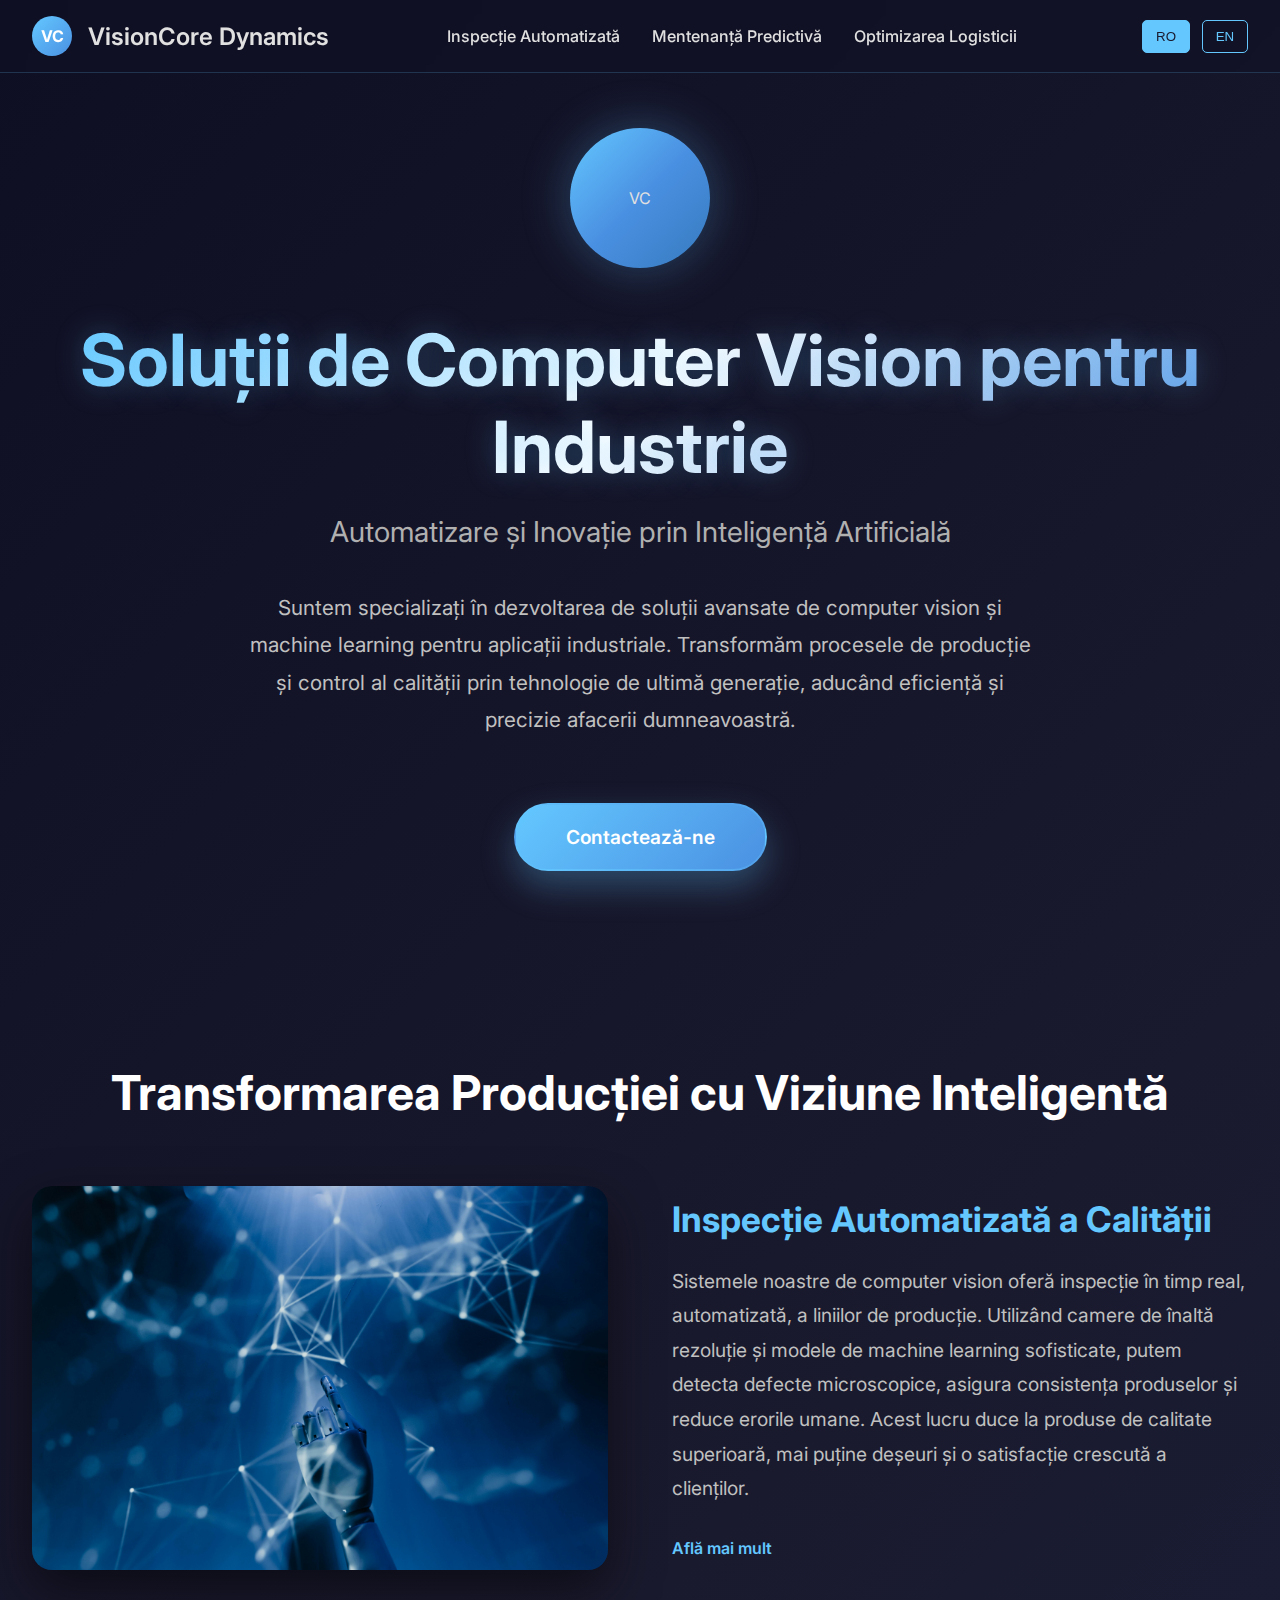
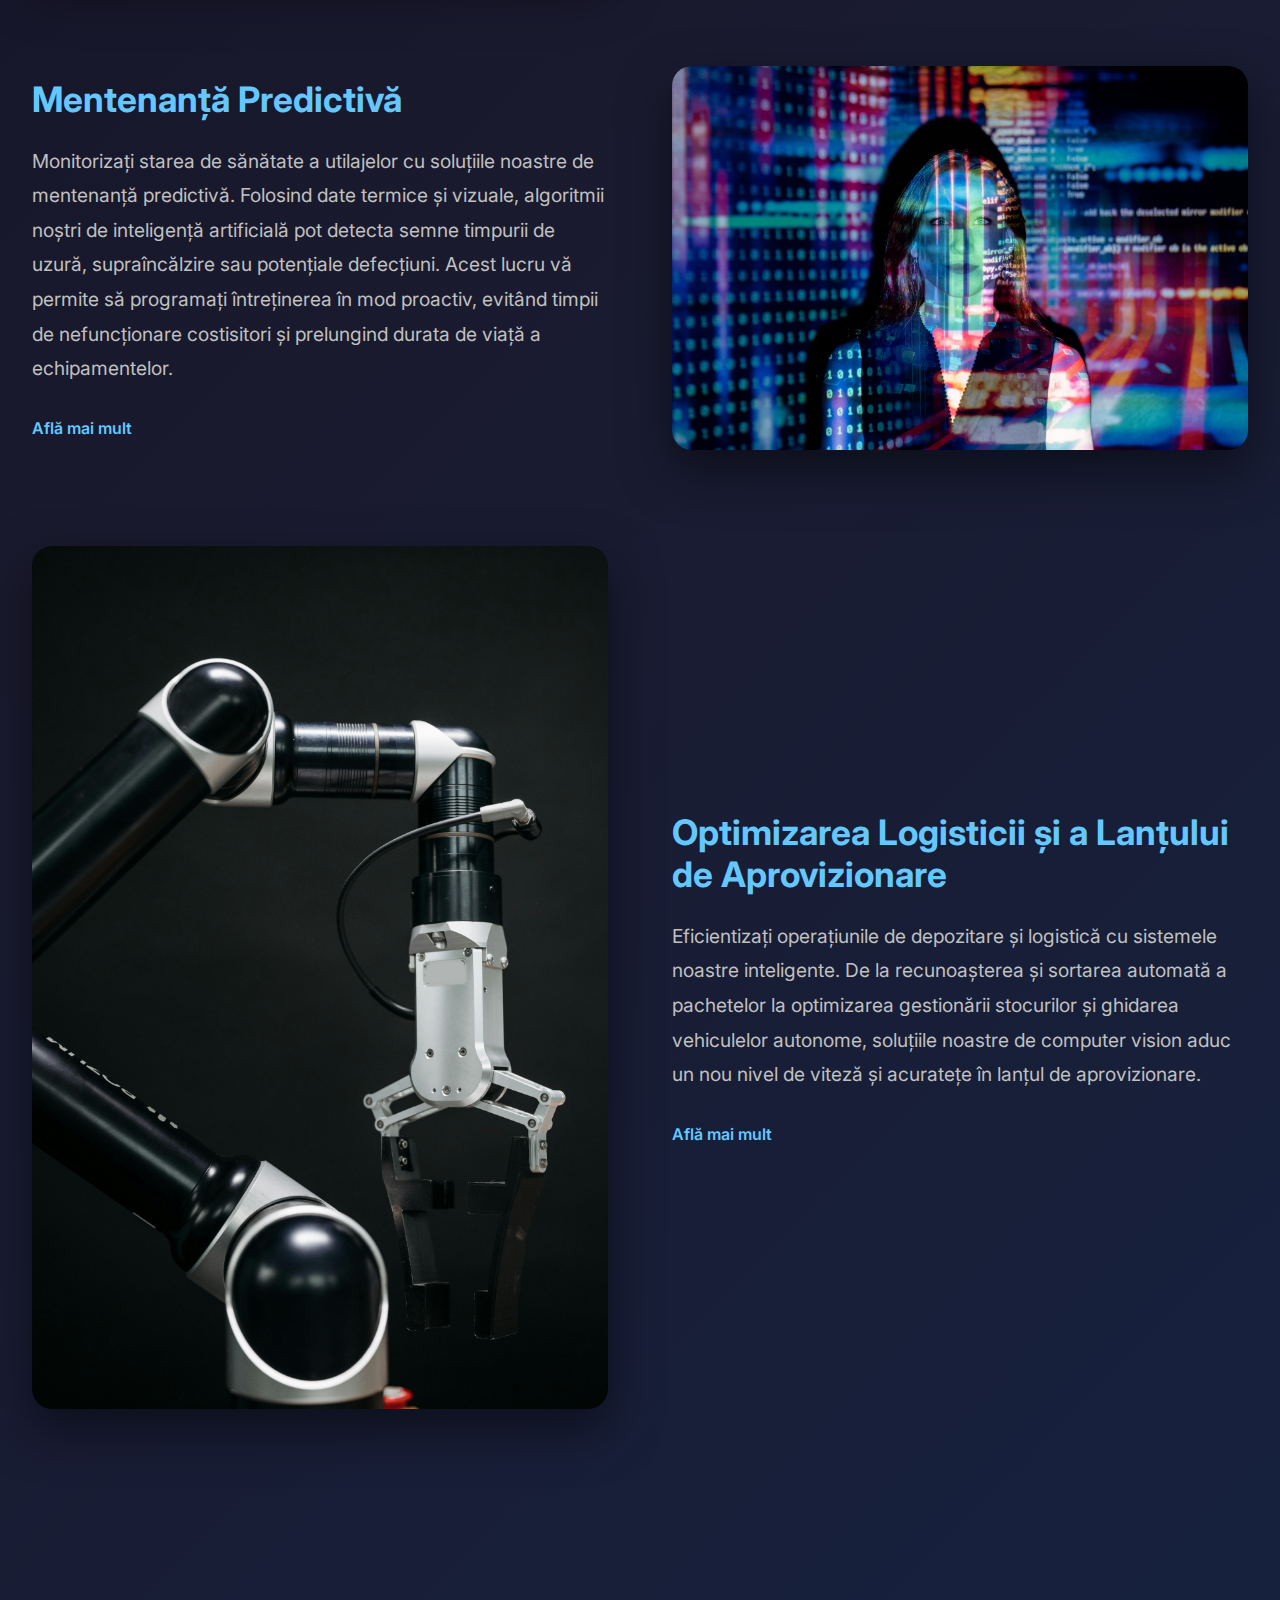
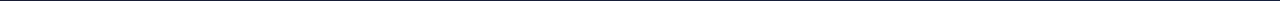
<file: index.html>
<!DOCTYPE html>
<html lang="ro">
<head>
    <meta charset="UTF-8">
    <meta name="viewport" content="width=device-width, initial-scale=1.0">
    <title>VisionCore Dynamics</title>
    <link href="https://fonts.googleapis.com/css2?family=Inter:wght@300;400;500;600;700&display=swap" rel="stylesheet">
    <link rel="stylesheet" href="style.css">
</head>
<body>
    <div class="particles" id="particles"></div>

    <header>
        <nav class="navbar">
            <div class="logo-container">
                <div class="logo-nav">VC</div>
                <span class="nav-title">VisionCore Dynamics</span>
            </div>
            <ul class="nav-links">
                 <li><a href="app1.html" data-lang-key="nav_app1">Inspecție Automatizată</a></li>
                 <li><a href="app2.html" data-lang-key="nav_app2">Mentenanță Predictivă</a></li>
                 <li><a href="app3.html" data-lang-key="nav_app3">Optimizarea Logisticii</a></li>
            </ul>
            <div class="lang-switcher">
                <button id="lang-ro" class="active">RO</button>
                <button id="lang-en">EN</button>
            </div>
        </nav>
    </header>
    
    <div class="container">
        <div class="hero">
            <div class="logo">
                <div class="logo-text">VC</div>
            </div>
            
            <h1 data-lang-key="hero_title">Soluții de Computer Vision pentru Industrie</h1>
            <p class="subtitle" data-lang-key="hero_subtitle">Automatizare și Inovație prin Inteligență Artificială</p>
            <p class="description" data-lang-key="hero_description">
                Suntem specializați în dezvoltarea de soluții avansate de computer vision și machine learning pentru aplicații industriale. Transformăm procesele de producție și control al calității prin tehnologie de ultimă generație, aducând eficiență și precizie afacerii dumneavoastră.
            </p>
            
            <a href="mailto:mari@visioncore-dynamics.com" class="contact-btn">
                <span data-lang-key="contact_button">Contactează-ne</span>
            </a>
        </div>

        <section id="applications" class="detailed-features">
            <h2 class="section-title" data-lang-key="features_title">Transformarea Producției cu Viziune Inteligentă</h2>

            <div class="feature-row">
                <div class="feature-image">
                    <img src="images/pexels-tara-winstead-8386440.jpg" alt="Inspecție Automatizată">
                </div>
                <div class="feature-text">
                    <h3 data-lang-key="feature1_title">Inspecție Automatizată a Calității</h3>
                    <p data-lang-key="feature1_desc">Sistemele noastre de computer vision oferă inspecție în timp real, automatizată, a liniilor de producție. Utilizând camere de înaltă rezoluție și modele de machine learning sofisticate, putem detecta defecte microscopice, asigura consistența produselor și reduce erorile umane. Acest lucru duce la produse de calitate superioară, mai puține deșeuri și o satisfacție crescută a clienților.</p>
                    <a href="app1.html" class="feature-link" data-lang-key="feature_learn_more">Află mai mult</a>
                </div>
            </div>

            <div class="feature-row reverse">
                <div class="feature-image">
                    <img src="images/pexels-thisisengineering-3861969.jpg" alt="Mentenanță Predictivă">
                </div>
                <div class="feature-text">
                    <h3 data-lang-key="feature2_title">Mentenanță Predictivă</h3>
                    <p data-lang-key="feature2_desc">Monitorizați starea de sănătate a utilajelor cu soluțiile noastre de mentenanță predictivă. Folosind date termice și vizuale, algoritmii noștri de inteligență artificială pot detecta semne timpurii de uzură, supraîncălzire sau potențiale defecțiuni. Acest lucru vă permite să programați întreținerea în mod proactiv, evitând timpii de nefuncționare costisitori și prelungind durata de viață a echipamentelor.</p>
                    <a href="app2.html" class="feature-link" data-lang-key="feature_learn_more">Află mai mult</a>
                </div>
            </div>

            <div class="feature-row">
                <div class="feature-image">
                    <img src="images/pexels-pavel-danilyuk-8438863.jpg" alt="Optimizarea Logisticii">
                </div>
                <div class="feature-text">
                    <h3 data-lang-key="feature3_title">Optimizarea Logisticii și a Lanțului de Aprovizionare</h3>
                    <p data-lang-key="feature3_desc">Eficientizați operațiunile de depozitare și logistică cu sistemele noastre inteligente. De la recunoașterea și sortarea automată a pachetelor la optimizarea gestionării stocurilor și ghidarea vehiculelor autonome, soluțiile noastre de computer vision aduc un nou nivel de viteză și acuratețe în lanțul de aprovizionare.</p>
                    <a href="app3.html" class="feature-link" data-lang-key="feature_learn_more">Află mai mult</a>
                </div>
            </div>
        </section>
    </div>

    <script src="script.js"></script>
</body>
</html>
</file>
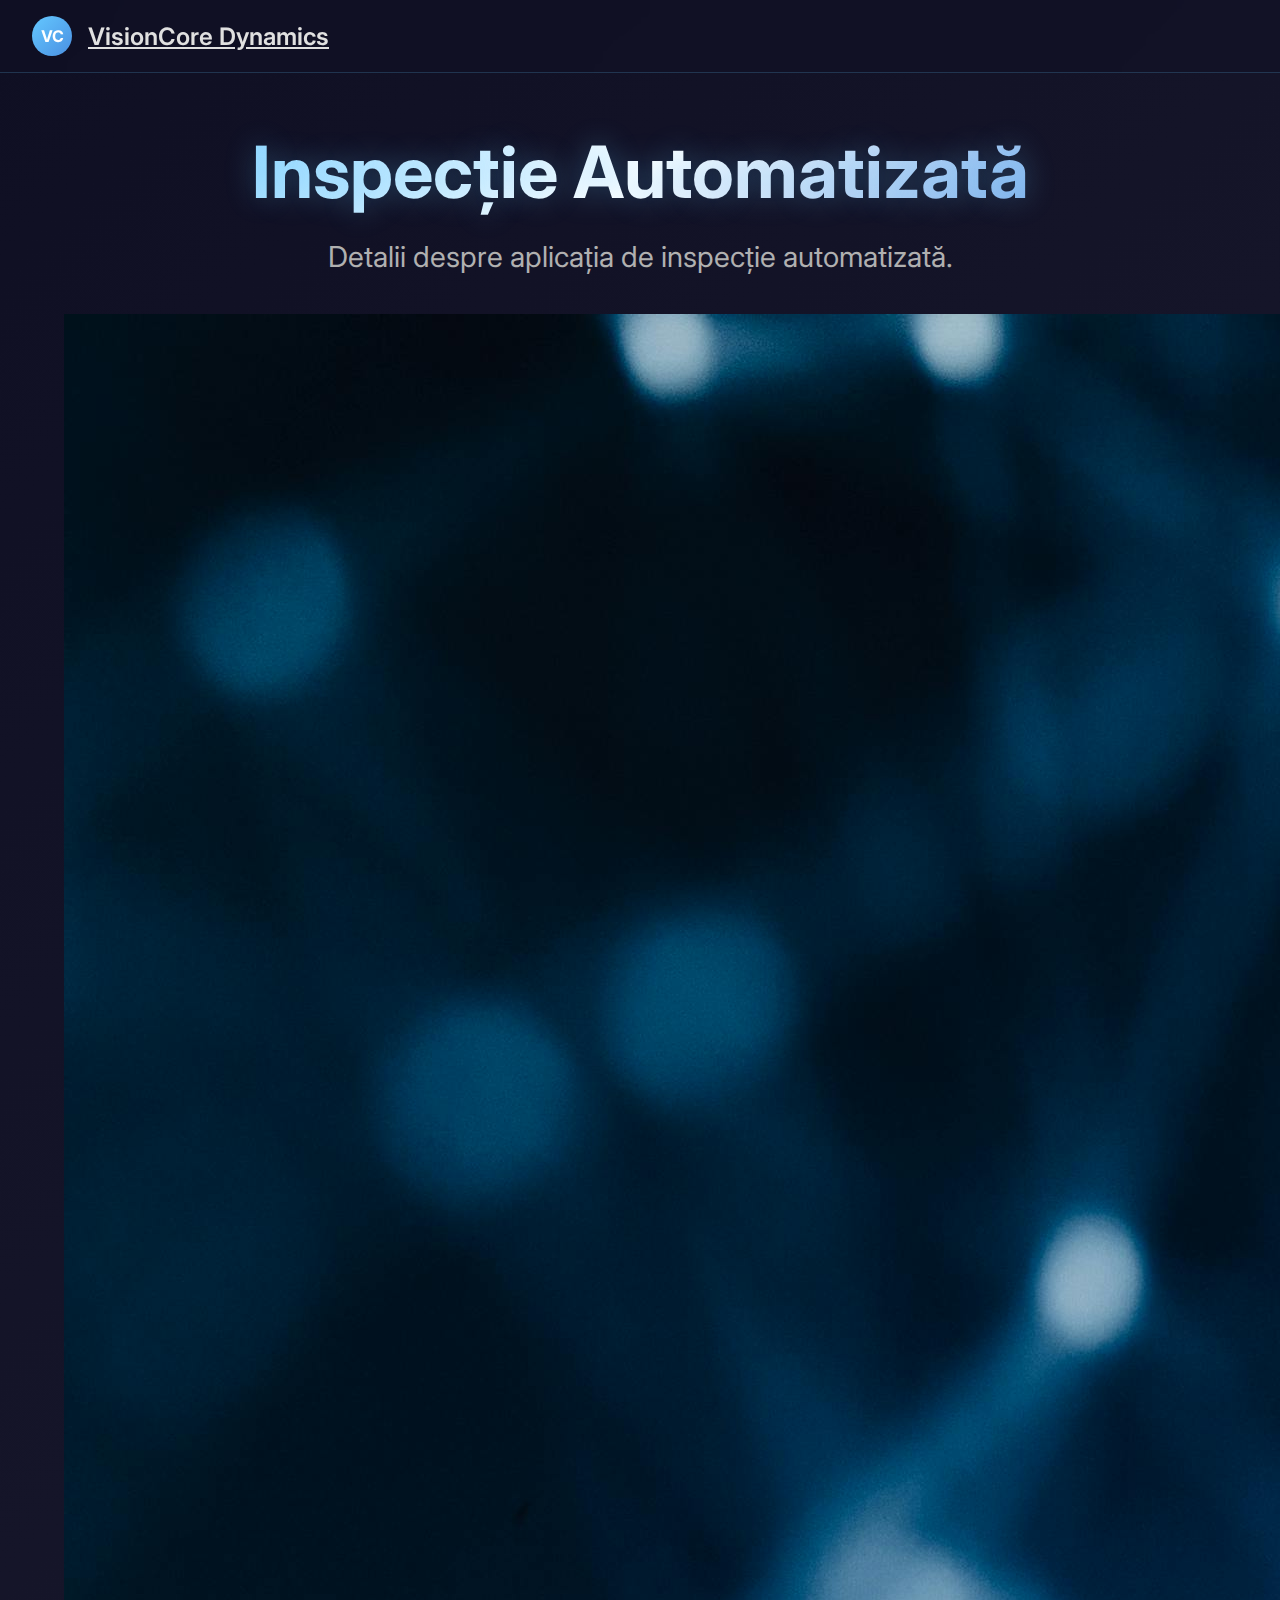
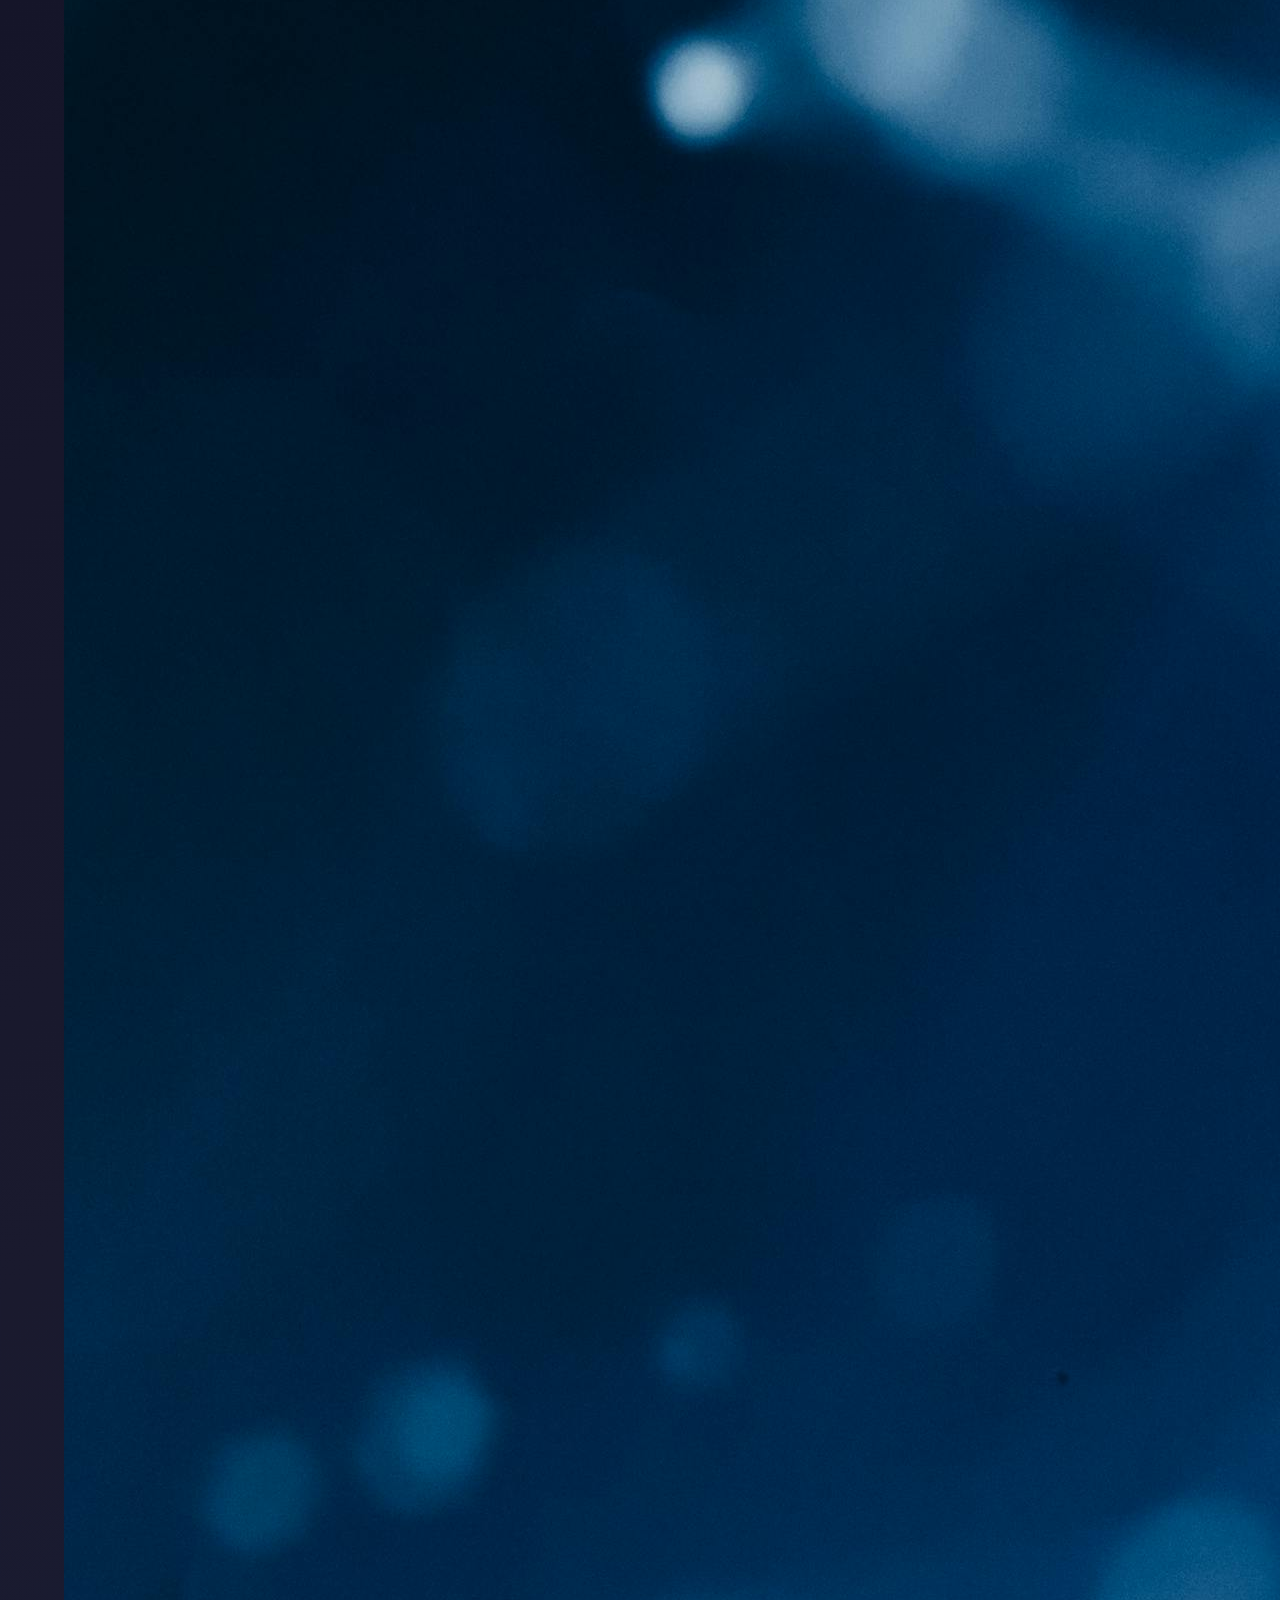
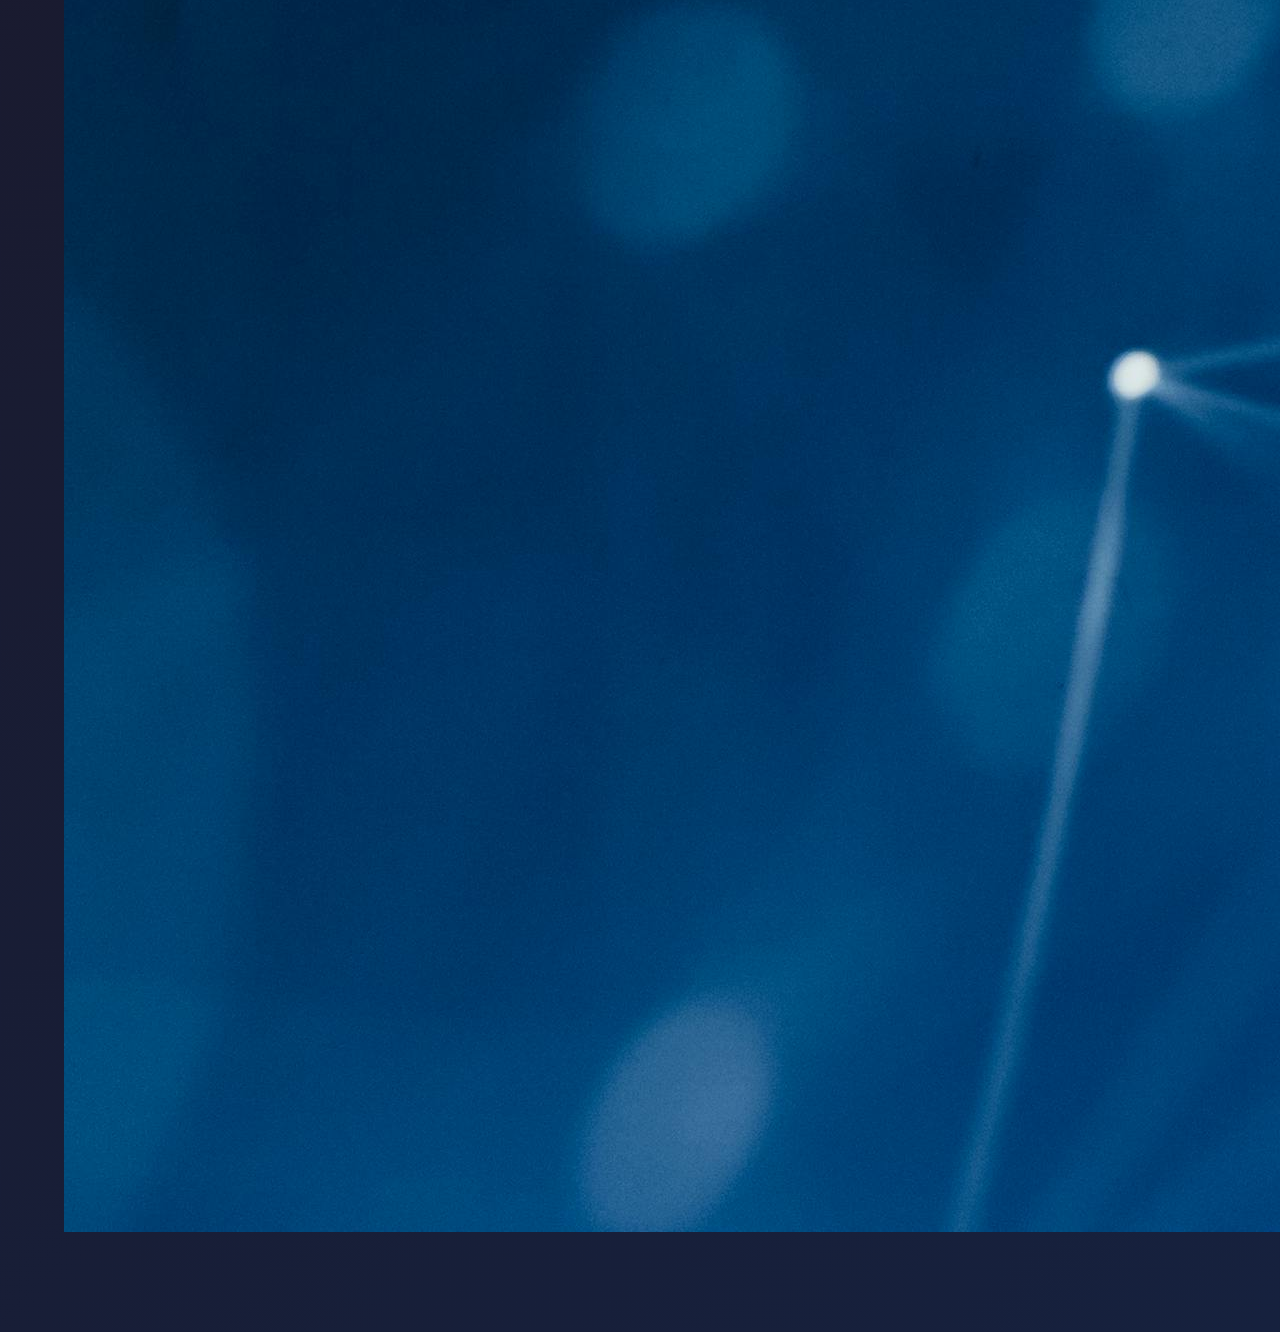
<file: app1.html>
<!DOCTYPE html>
<html lang="ro">
<head>
    <meta charset="UTF-8">
    <meta name="viewport" content="width=device-width, initial-scale=1.0">
    <title>Aplicația 1 - Inspecție Automatizată</title>
    <link href="https://fonts.googleapis.com/css2?family=Inter:wght@300;400;500;600;700&display=swap" rel="stylesheet">
    <link rel="stylesheet" href="style.css">
</head>
<body>
    <header>
        <nav class="navbar">
            <div class="logo-container">
                <div class="logo-nav">VC</div>
                <a href="index.html" class="nav-title">VisionCore Dynamics</a>
            </div>
        </nav>
    </header>
    <div class="container">
        <div class="hero">
            <h1>Inspecție Automatizată</h1>
            <p class="subtitle">Detalii despre aplicația de inspecție automatizată.</p>
            <div class="image-card-full">
                <img src="images/pexels-tara-winstead-8386440.jpg" alt="Inspecție Automatizată">
            </div>
        </div>
    </div>
</body>
</html>
</file>
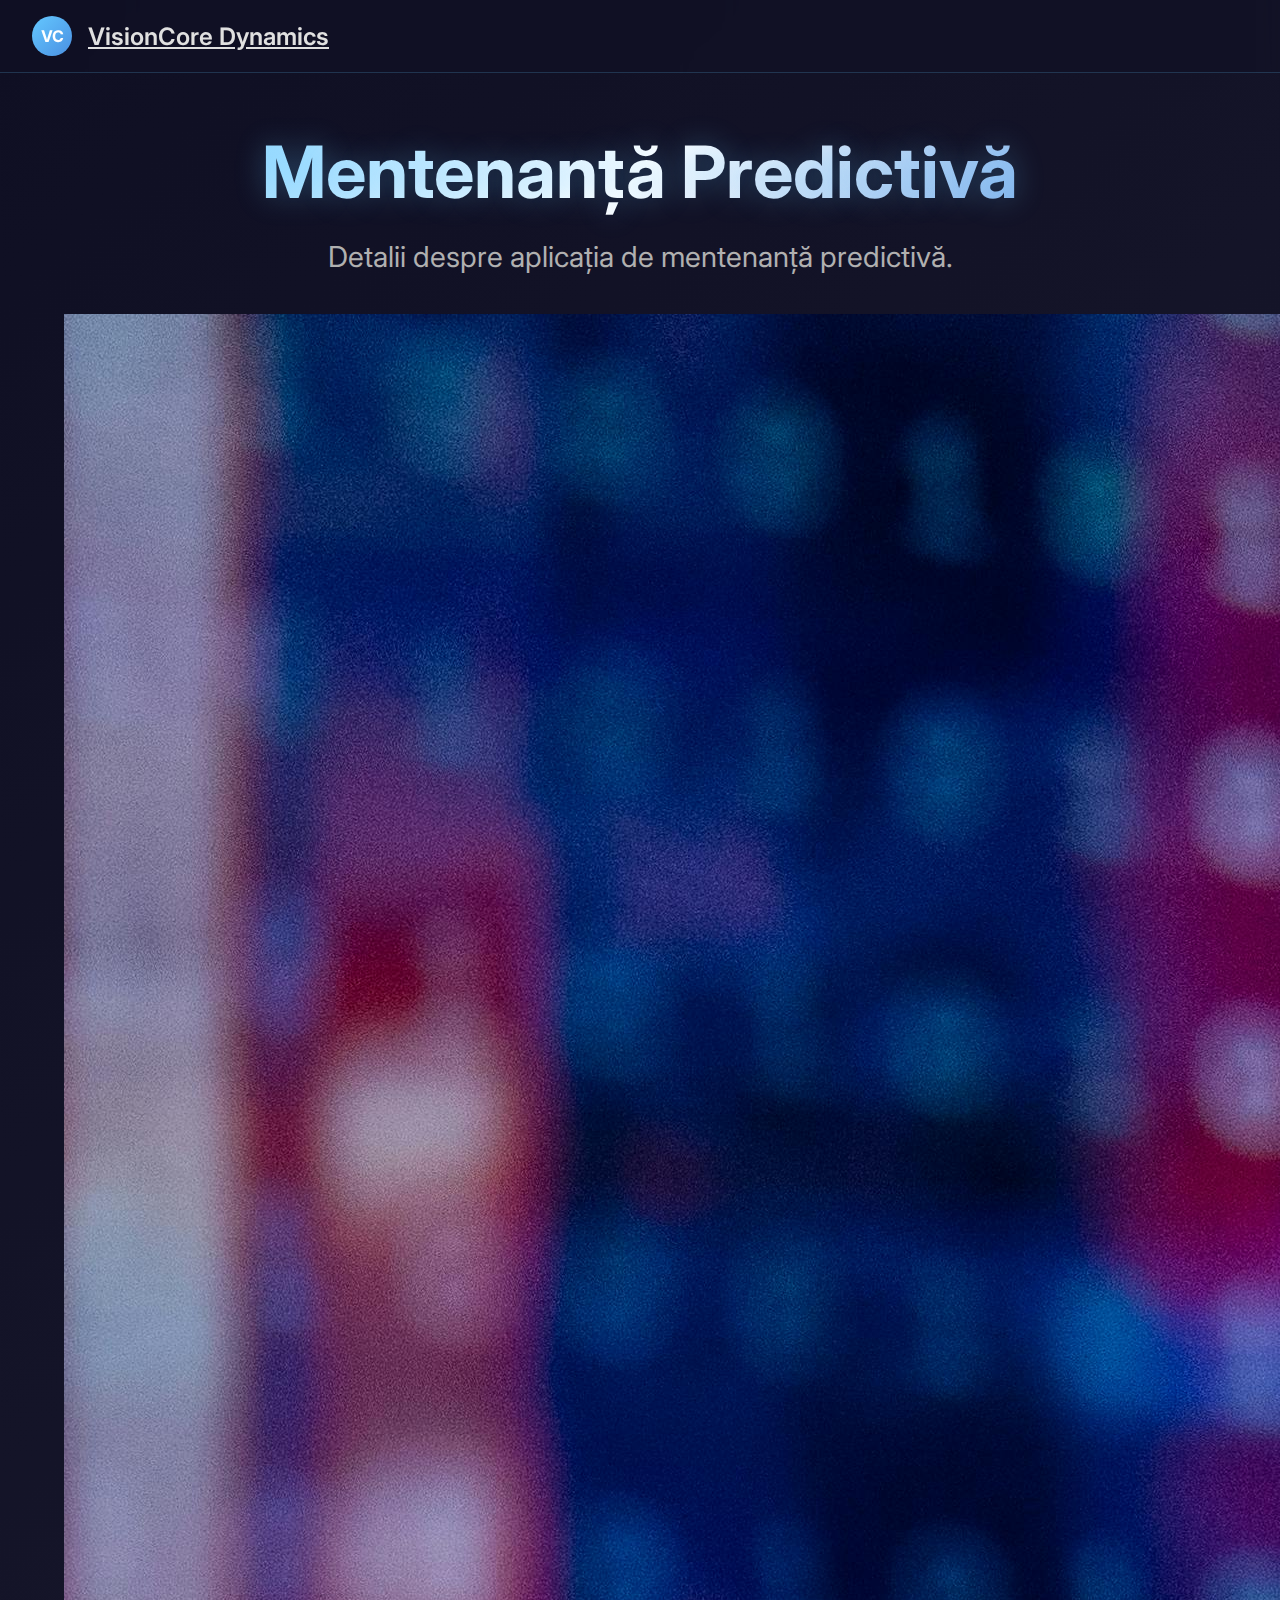
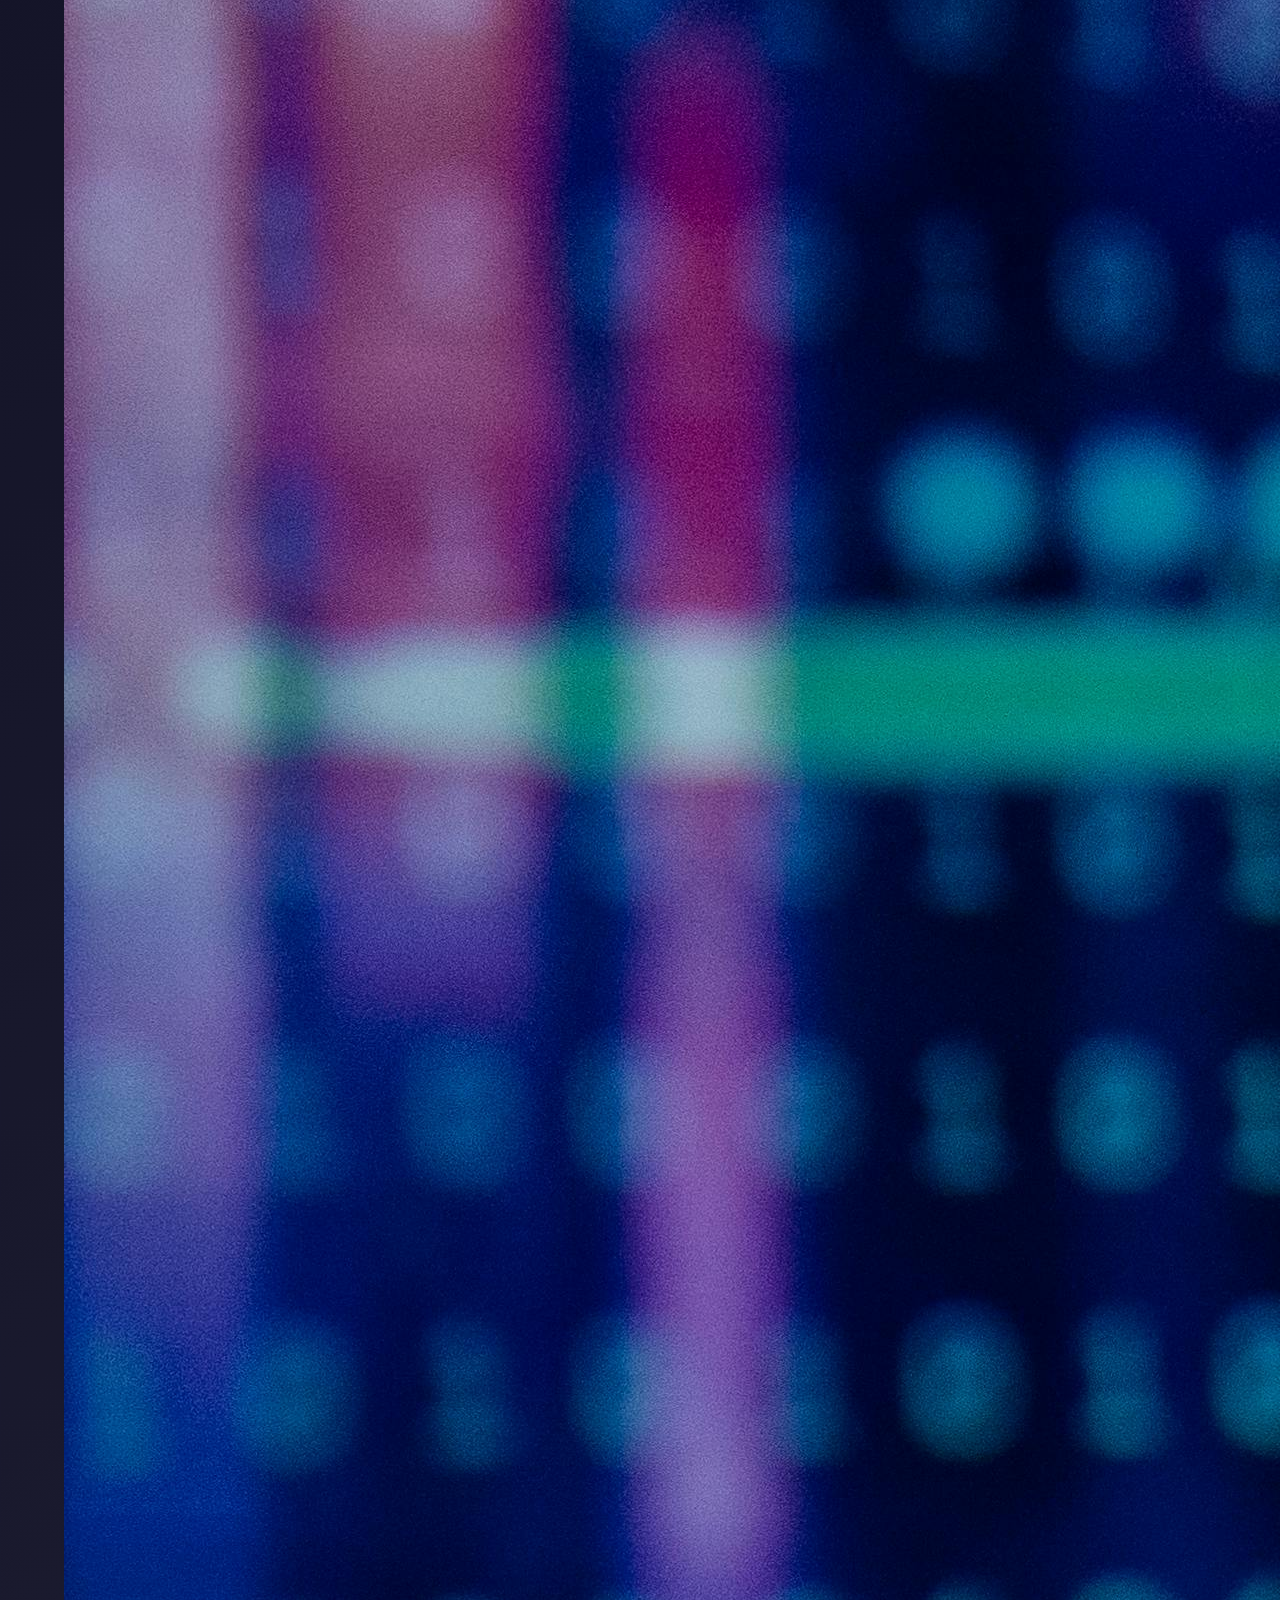
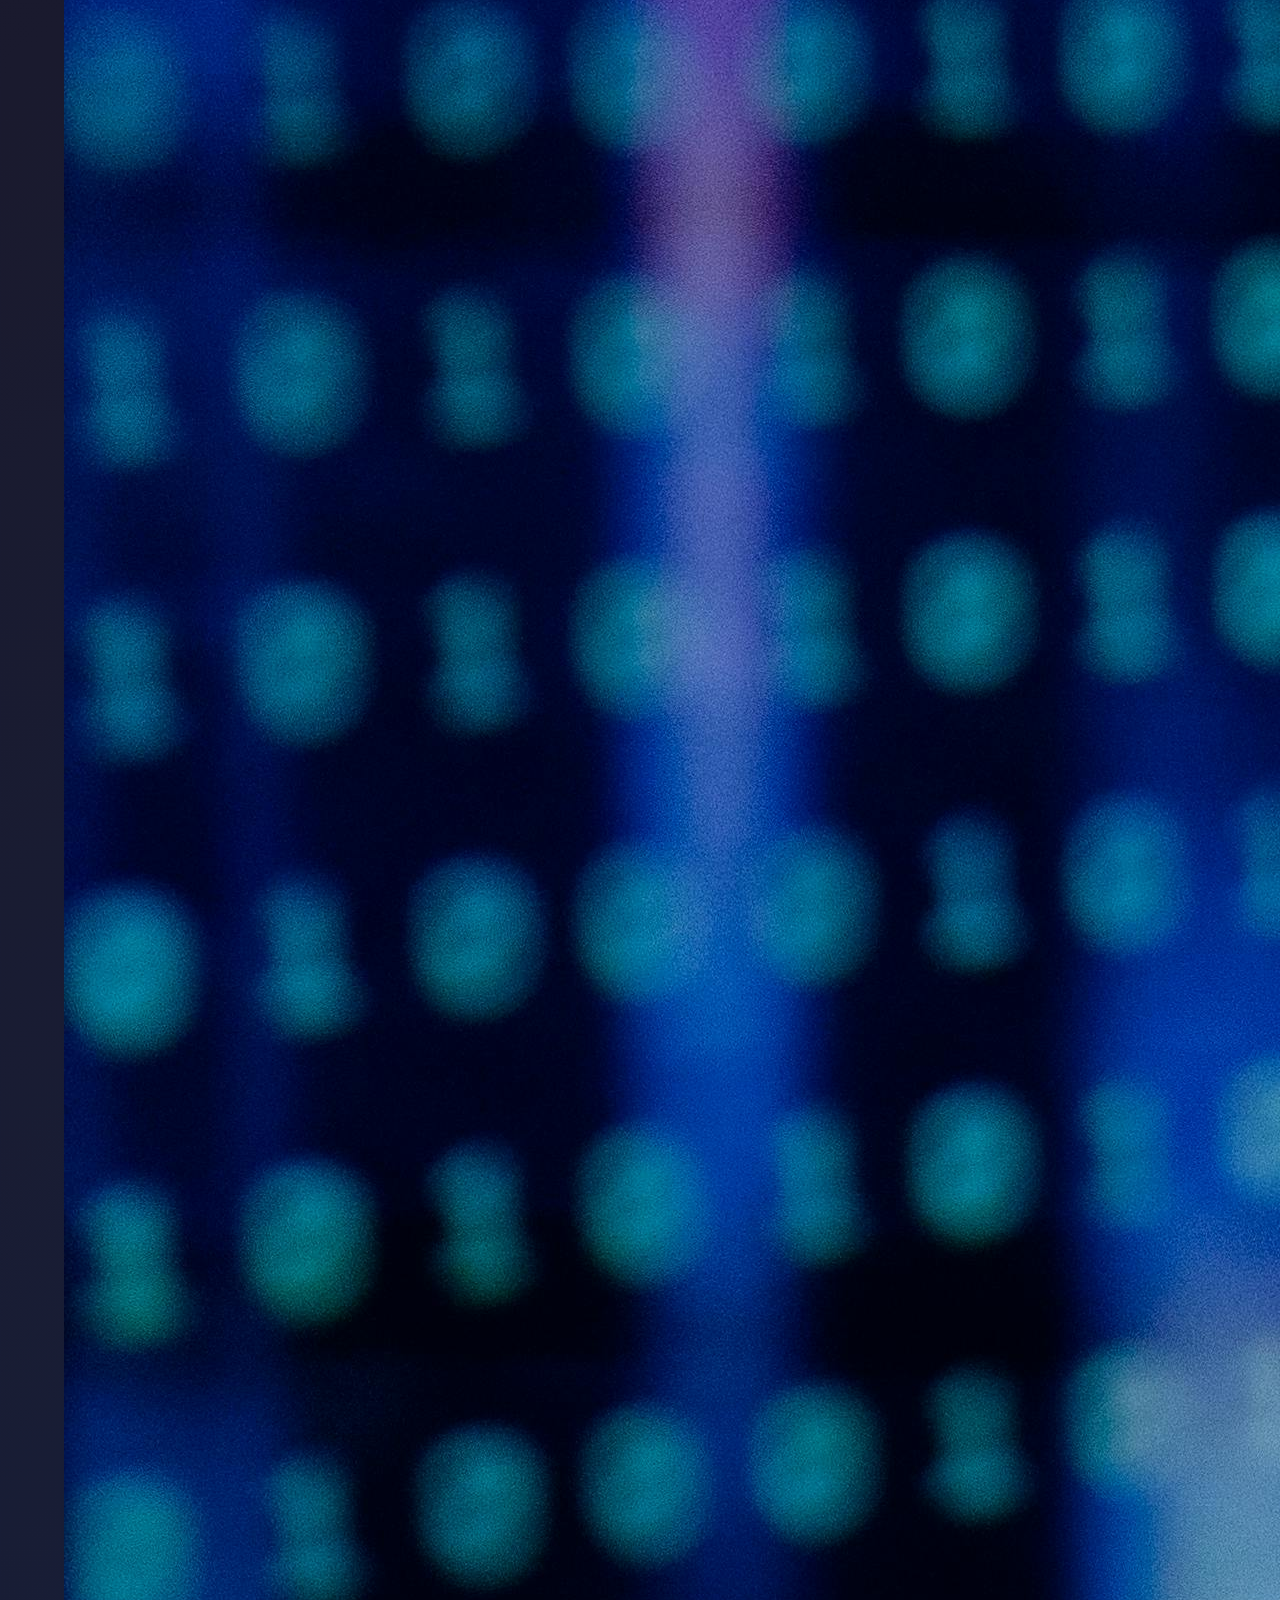
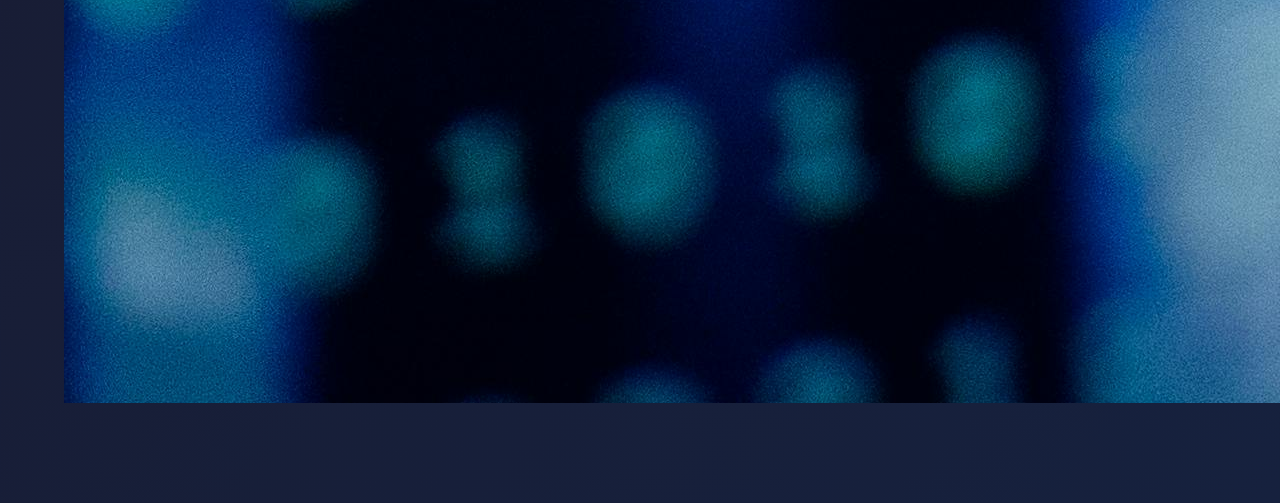
<file: app2.html>
<!DOCTYPE html>
<html lang="ro">
<head>
    <meta charset="UTF-8">
    <meta name="viewport" content="width=device-width, initial-scale=1.0">
    <title>Aplicația 2 - Mentenanță Predictivă</title>
    <link href="https://fonts.googleapis.com/css2?family=Inter:wght@300;400;500;600;700&display=swap" rel="stylesheet">
    <link rel="stylesheet" href="style.css">
</head>
<body>
    <header>
        <nav class="navbar">
            <div class="logo-container">
                <div class="logo-nav">VC</div>
                <a href="index.html" class="nav-title">VisionCore Dynamics</a>
            </div>
        </nav>
    </header>
    <div class="container">
        <div class="hero">
            <h1>Mentenanță Predictivă</h1>
            <p class="subtitle">Detalii despre aplicația de mentenanță predictivă.</p>
            <div class="image-card-full">
                <img src="images/pexels-thisisengineering-3861969.jpg" alt="Mentenanță Predictivă">
            </div>
        </div>
    </div>
</body>
</html>
</file>
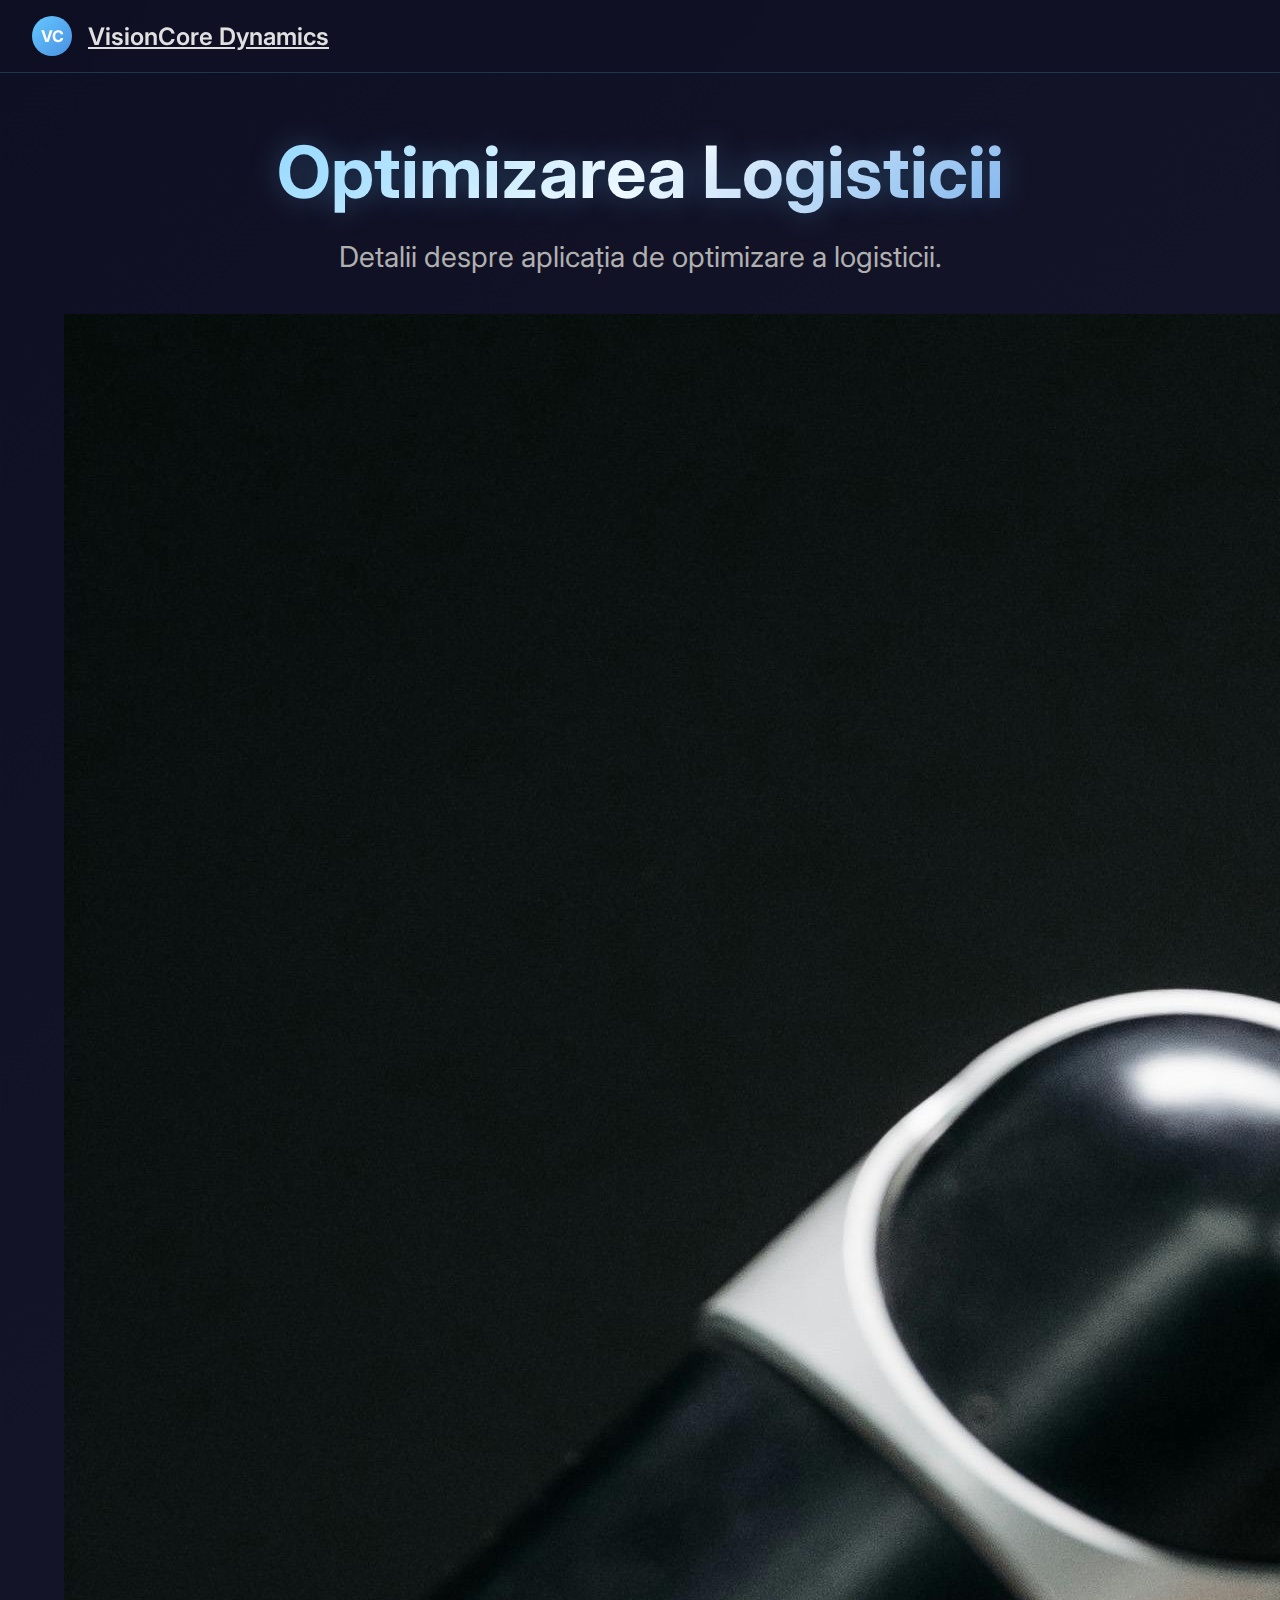
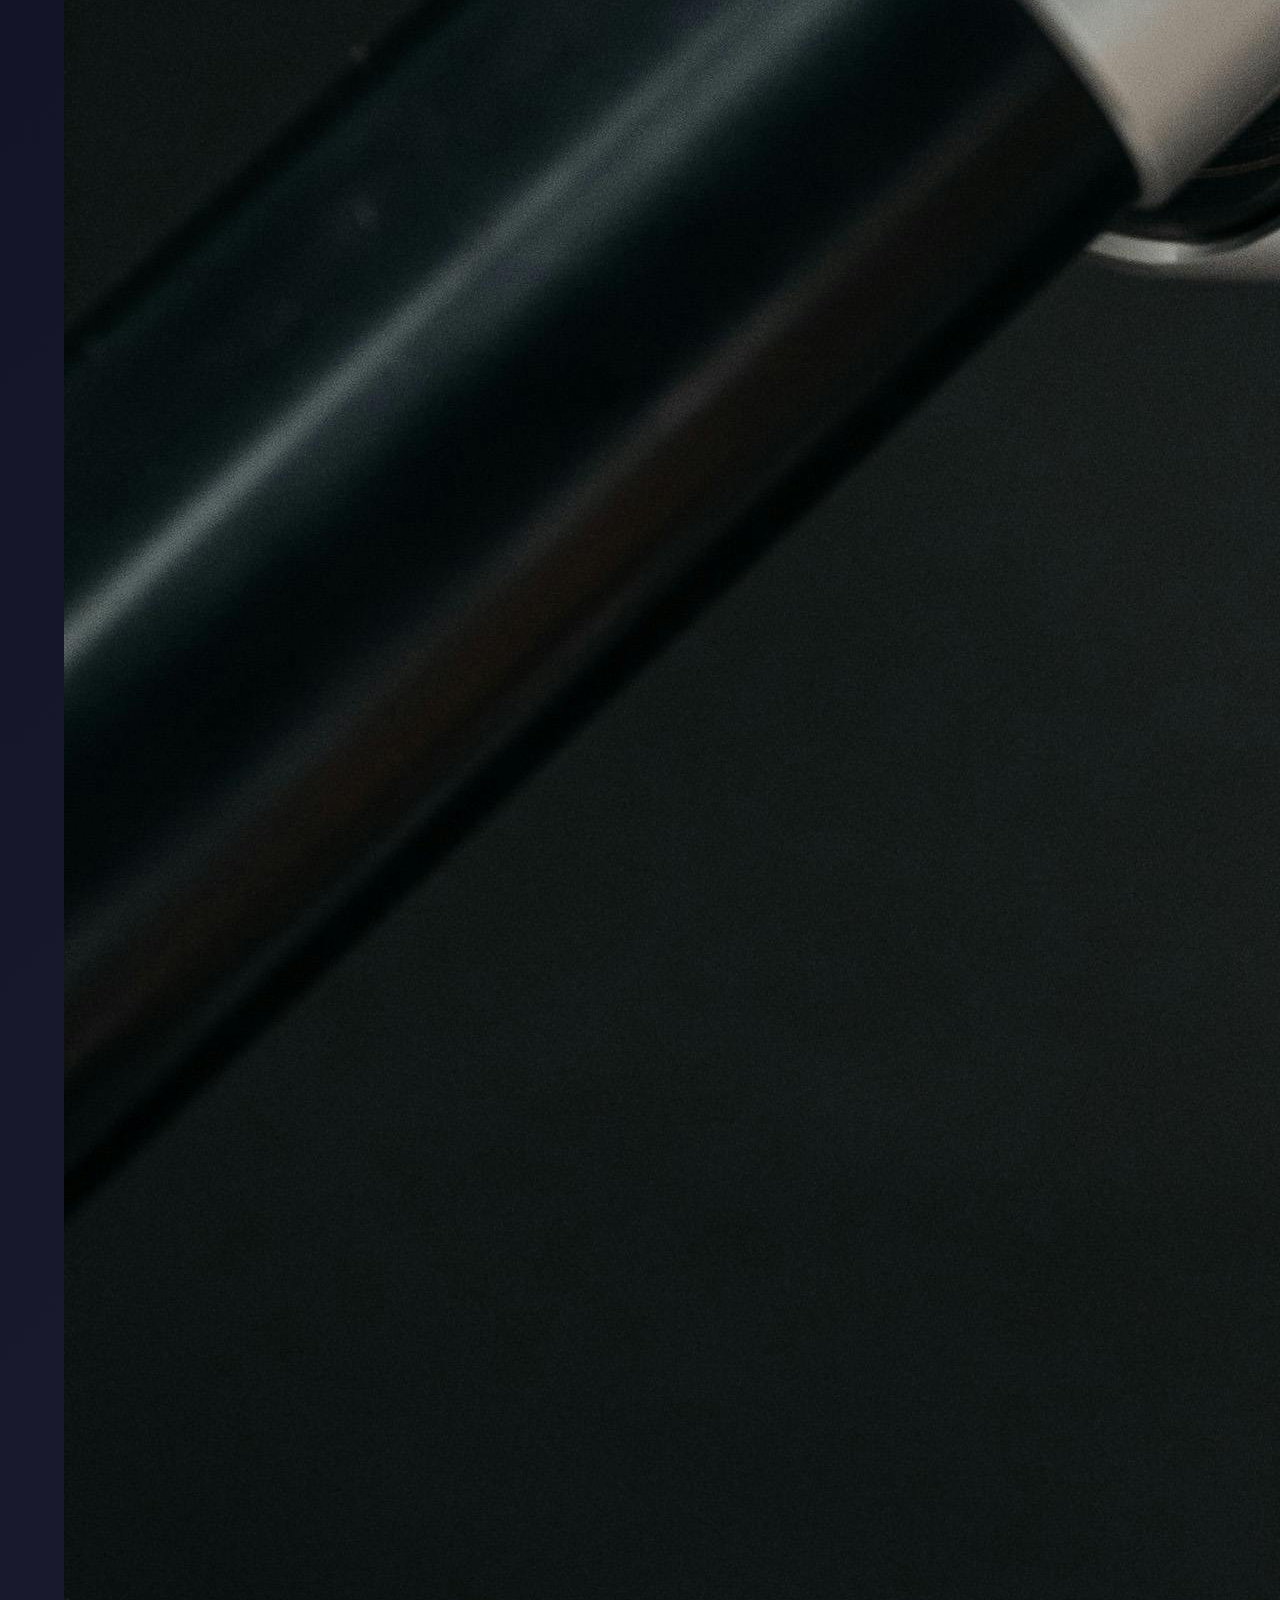
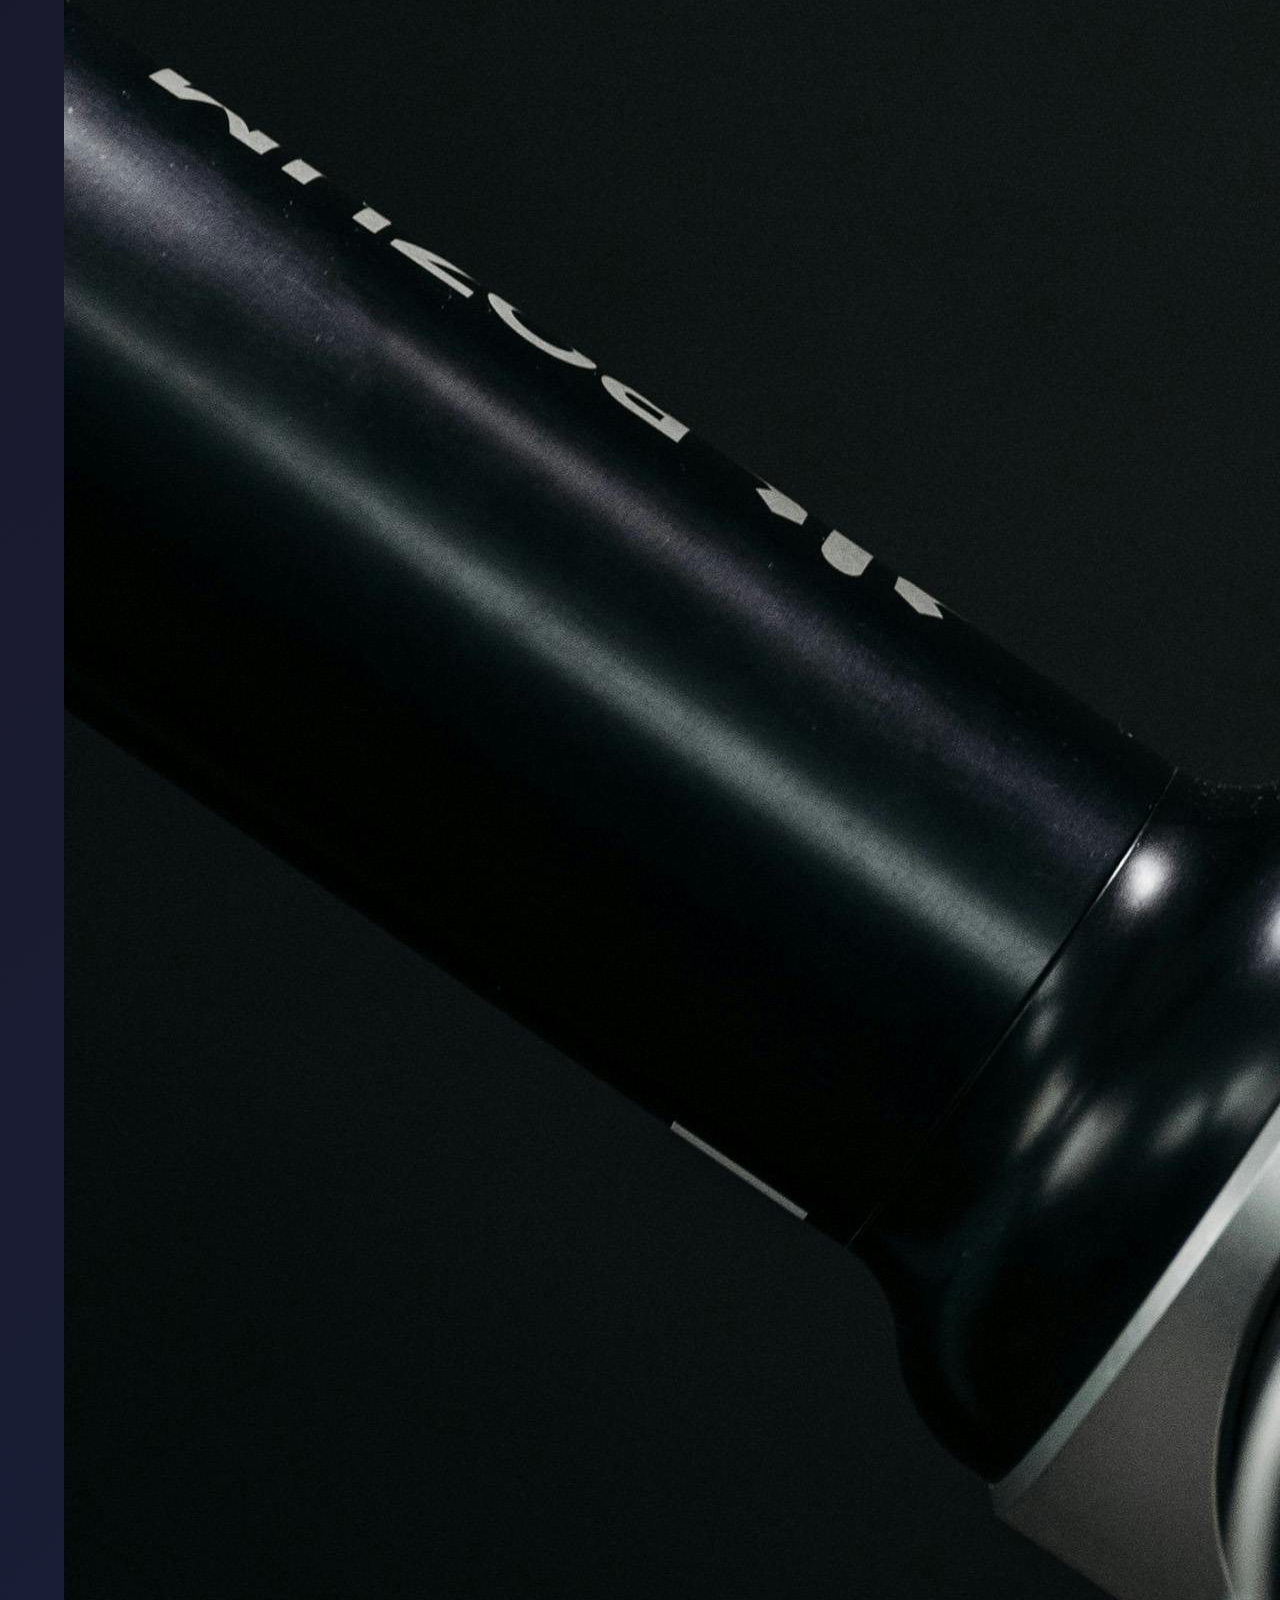
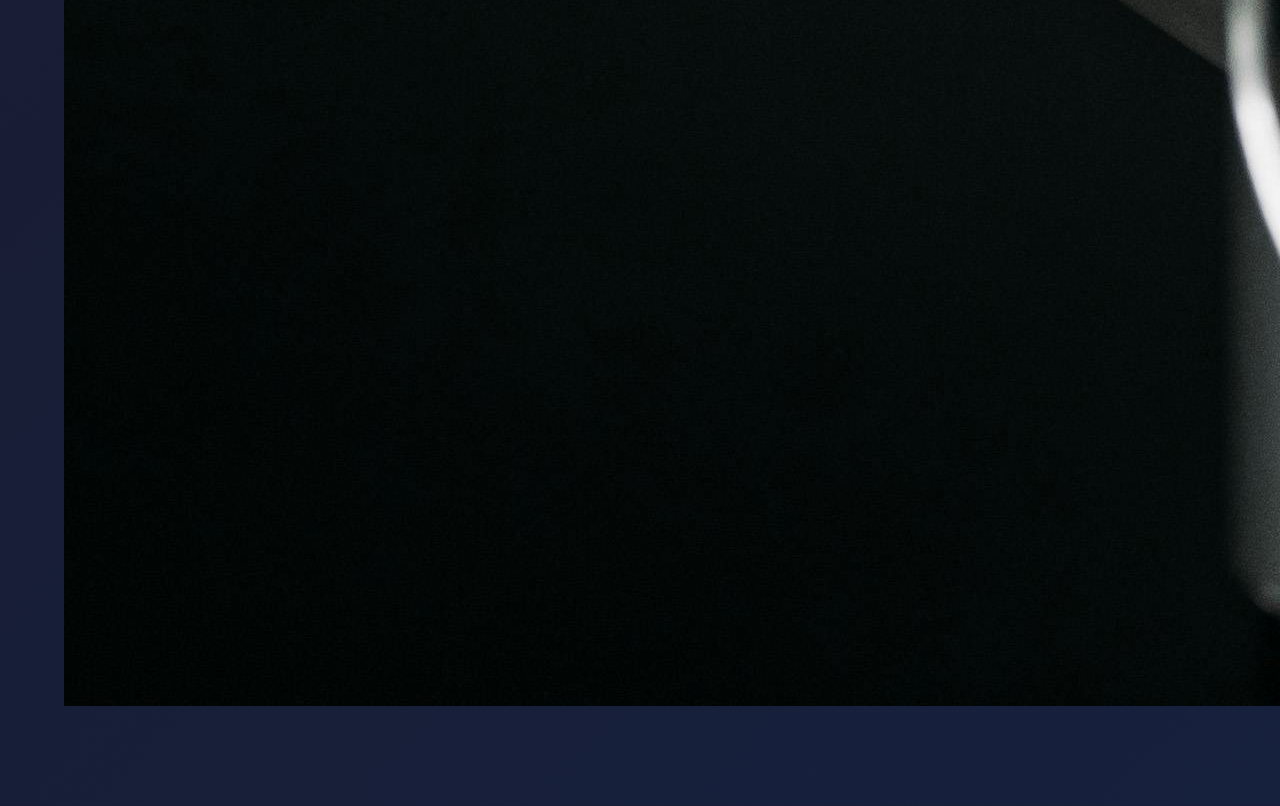
<file: app3.html>
<!DOCTYPE html>
<html lang="ro">
<head>
    <meta charset="UTF-8">
    <meta name="viewport" content="width=device-width, initial-scale=1.0">
    <title>Aplicația 3 - Optimizarea Logisticii</title>
    <link href="https://fonts.googleapis.com/css2?family=Inter:wght@300;400;500;600;700&display=swap" rel="stylesheet">
    <link rel="stylesheet" href="style.css">
</head>
<body>
    <header>
        <nav class="navbar">
            <div class="logo-container">
                <div class="logo-nav">VC</div>
                <a href="index.html" class="nav-title">VisionCore Dynamics</a>
            </div>
        </nav>
    </header>
    <div class="container">
        <div class="hero">
            <h1>Optimizarea Logisticii</h1>
            <p class="subtitle">Detalii despre aplicația de optimizare a logisticii.</p>
            <div class="image-card-full">
                <img src="images/pexels-pavel-danilyuk-8438863.jpg" alt="Optimizarea Logisticii">
            </div>
        </div>
    </div>
</body>
</html>
</file>
<file: style.css>
* {
    margin: 0;
    padding: 0;
    box-sizing: border-box;
}

body {
    font-family: 'Inter', sans-serif;
    background: linear-gradient(135deg, #0f0f23 0%, #1a1a2e 50%, #16213e 100%);
    color: #e0e0e0;
    overflow-x: hidden;
    min-height: 100vh;
}

.container {
    width: 100%;
    max-width: 1400px;
    margin: 0 auto;
    padding: 0 2rem;
}

/* Header and Navbar */
header {
    position: fixed;
    top: 0;
    left: 0;
    width: 100%;
    z-index: 1000;
    background: rgba(15, 15, 35, 0.5);
    backdrop-filter: blur(10px);
    border-bottom: 1px solid rgba(100, 200, 255, 0.2);
    animation: slideDown 1s ease-out;
}

.navbar {
    display: flex;
    justify-content: space-between;
    align-items: center;
    max-width: 1400px;
    margin: 0 auto;
    padding: 1rem 2rem;
}

.logo-container {
    display: flex;
    align-items: center;
}

.logo-nav {
    width: 40px;
    height: 40px;
    background: linear-gradient(135deg, #64c8ff, #4a90e2);
    border-radius: 50%;
    display: flex;
    align-items: center;
    justify-content: center;
    font-weight: 700;
    color: white;
    margin-right: 1rem;
}

.nav-title {
    font-size: 1.5rem;
    font-weight: 600;
    color: #e0e0e0;
}

.nav-links {
    list-style: none;
    display: flex;
    gap: 2rem;
}

.nav-links a {
    color: #e0e0e0;
    text-decoration: none;
    font-weight: 500;
    transition: color 0.3s ease;
    position: relative;
}

.nav-links a::after {
    content: '';
    position: absolute;
    width: 0;
    height: 2px;
    bottom: -5px;
    left: 50%;
    transform: translateX(-50%);
    background-color: #64c8ff;
    transition: width 0.3s ease;
}

.nav-links a:hover, .nav-links a.active {
    color: #64c8ff;
}

.nav-links a:hover::after, .nav-links a.active::after {
    width: 100%;
}

.lang-switcher button {
    background: none;
    border: 1px solid #64c8ff;
    color: #64c8ff;
    padding: 0.5rem 0.8rem;
    margin-left: 0.5rem;
    cursor: pointer;
    transition: all 0.3s ease;
    border-radius: 5px;
}

.lang-switcher button.active {
    background: #64c8ff;
    color: #1a1a2e;
}

.lang-switcher button:hover:not(.active) {
    background: rgba(100, 200, 255, 0.2);
}

/* Hero Section */
.hero {
    text-align: center;
    padding: 8rem 2rem 6rem;
    background: transparent;
}

.logo {
    width: 140px;
    height: 140px;
    margin: 0 auto 3rem;
    background: linear-gradient(135deg, #64c8ff, #4a90e2, #357abd);
    border-radius: 50%;
    display: flex;
    align-items: center;
    justify-content: center;
    animation: pulse 3s ease-in-out infinite;
    position: relative;
    z-index: 1;
    box-shadow: 0 0 50px rgba(100, 200, 255, 0.3);
}

h1 {
    font-size: 4.5rem;
    font-weight: 700;
    margin-bottom: 1.5rem;
    background: linear-gradient(135deg, #64c8ff, #ffffff, #4a90e2);
    -webkit-background-clip: text;
    -webkit-text-fill-color: transparent;
    background-clip: text;
    text-shadow: 0 0 30px rgba(100, 200, 255, 0.3);
}

.subtitle {
    font-size: 1.8rem;
    font-weight: 400;
    color: #b0b0b0;
    margin-bottom: 2.5rem;
}

.description {
    font-size: 1.3rem;
    line-height: 1.8;
    color: #c0c0c0;
    margin-bottom: 4rem;
    max-width: 800px;
    margin-left: auto;
    margin-right: auto;
}

.contact-btn {
    display: inline-block;
    padding: 20px 50px;
    background: linear-gradient(135deg, #64c8ff, #4a90e2);
    color: white;
    text-decoration: none;
    border-radius: 50px;
    font-weight: 600;
    font-size: 1.2rem;
    transition: all 0.4s ease;
    box-shadow: 0 15px 35px rgba(100, 200, 255, 0.3);
    border: 2px solid rgba(100, 200, 255, 0.3);
}

.contact-btn:hover {
    transform: translateY(-5px);
    box-shadow: 0 20px 50px rgba(100, 200, 255, 0.5);
}

/* Detailed Features Section */
.detailed-features {
    padding: 6rem 0;
}

.section-title {
    text-align: center;
    font-size: 3rem;
    margin-bottom: 4rem;
    color: #ffffff;
}

.feature-row {
    display: grid;
    grid-template-columns: 1fr 1fr;
    gap: 4rem;
    align-items: center;
    margin-bottom: 6rem;
}

.feature-row.reverse {
    grid-template-columns: 1fr 1fr;
}

.feature-row.reverse .feature-image {
    order: 2;
}

.feature-image {
    border-radius: 20px;
    overflow: hidden;
    box-shadow: 0 20px 50px rgba(0,0,0,0.5);
    transition: transform 0.4s ease;
}

.feature-image:hover {
    transform: scale(1.05);
}

.feature-image img {
    width: 100%;
    height: auto;
    display: block;
}

.feature-text h3 {
    font-size: 2.2rem;
    margin-bottom: 1.5rem;
    color: #64c8ff;
}

.feature-text p {
    font-size: 1.2rem;
    line-height: 1.8;
    color: #c0c0c0;
    margin-bottom: 2rem;
}

.feature-link {
    display: inline-block;
    color: #64c8ff;
    text-decoration: none;
    font-weight: 600;
    transition: color 0.3s ease;
}

.feature-link:hover {
    color: #ffffff;
}

/* Responsive Design */
@media (max-width: 992px) {
    .feature-row, .feature-row.reverse {
        grid-template-columns: 1fr;
    }

    .feature-row.reverse .feature-image {
        order: 1;
    }

    .feature-text {
        text-align: center;
    }
}

@media (max-width: 768px) {
    h1 {
        font-size: 3.5rem;
    }

    .subtitle {
        font-size: 1.5rem;
    }

    .navbar {
        flex-direction: column;
        gap: 1rem;
    }
}
</file>
